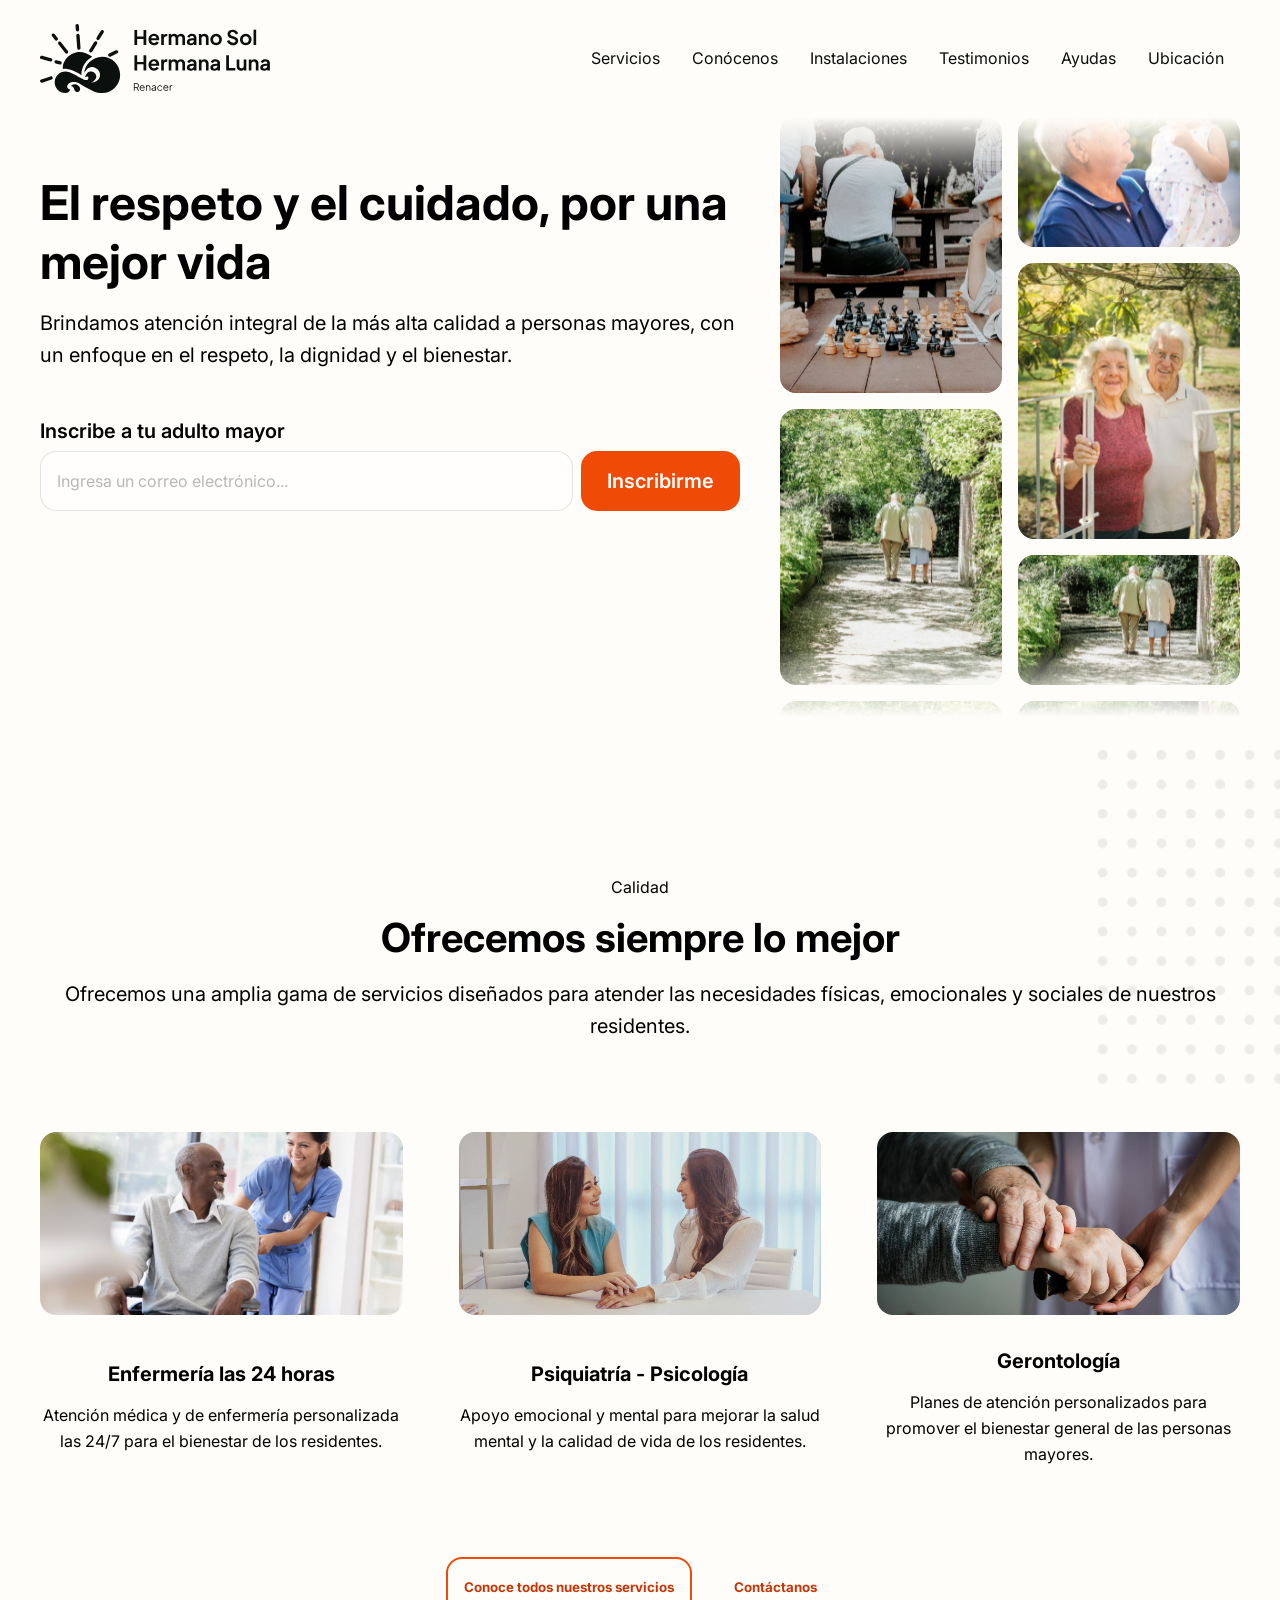
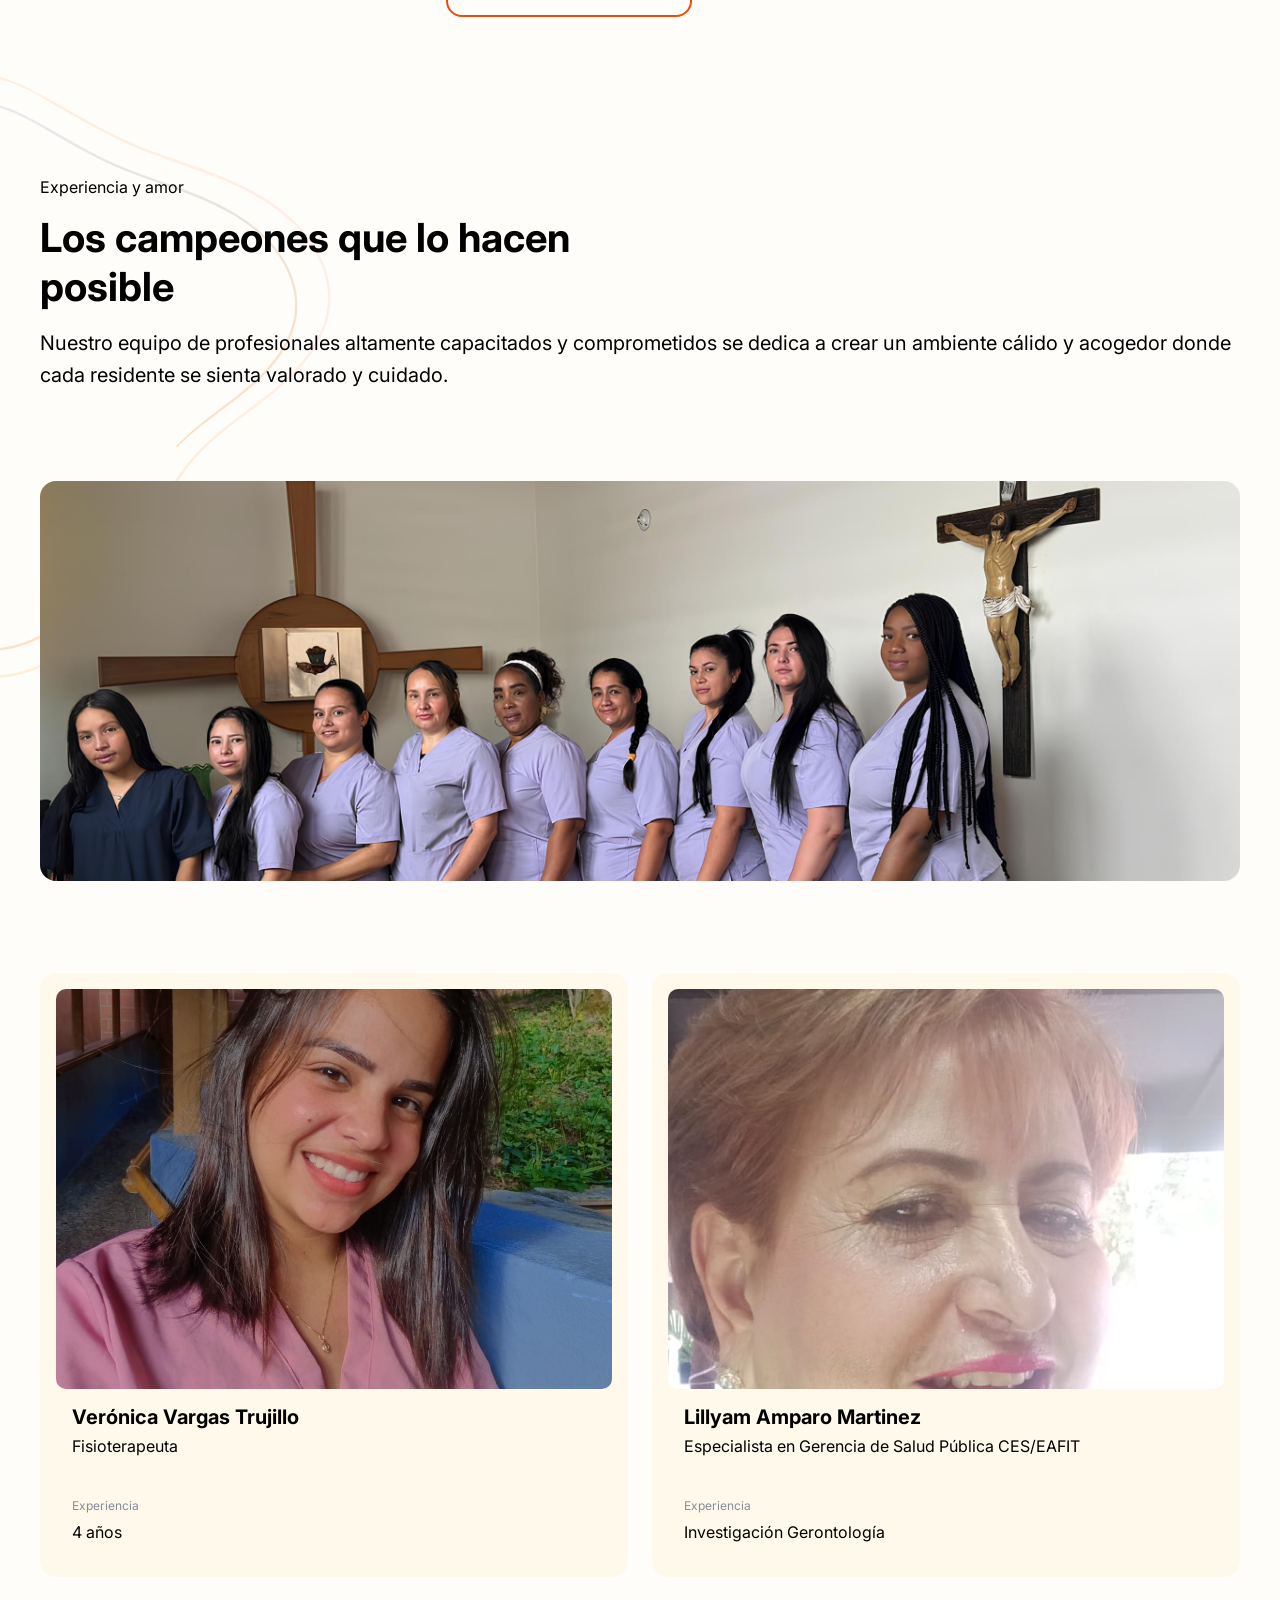
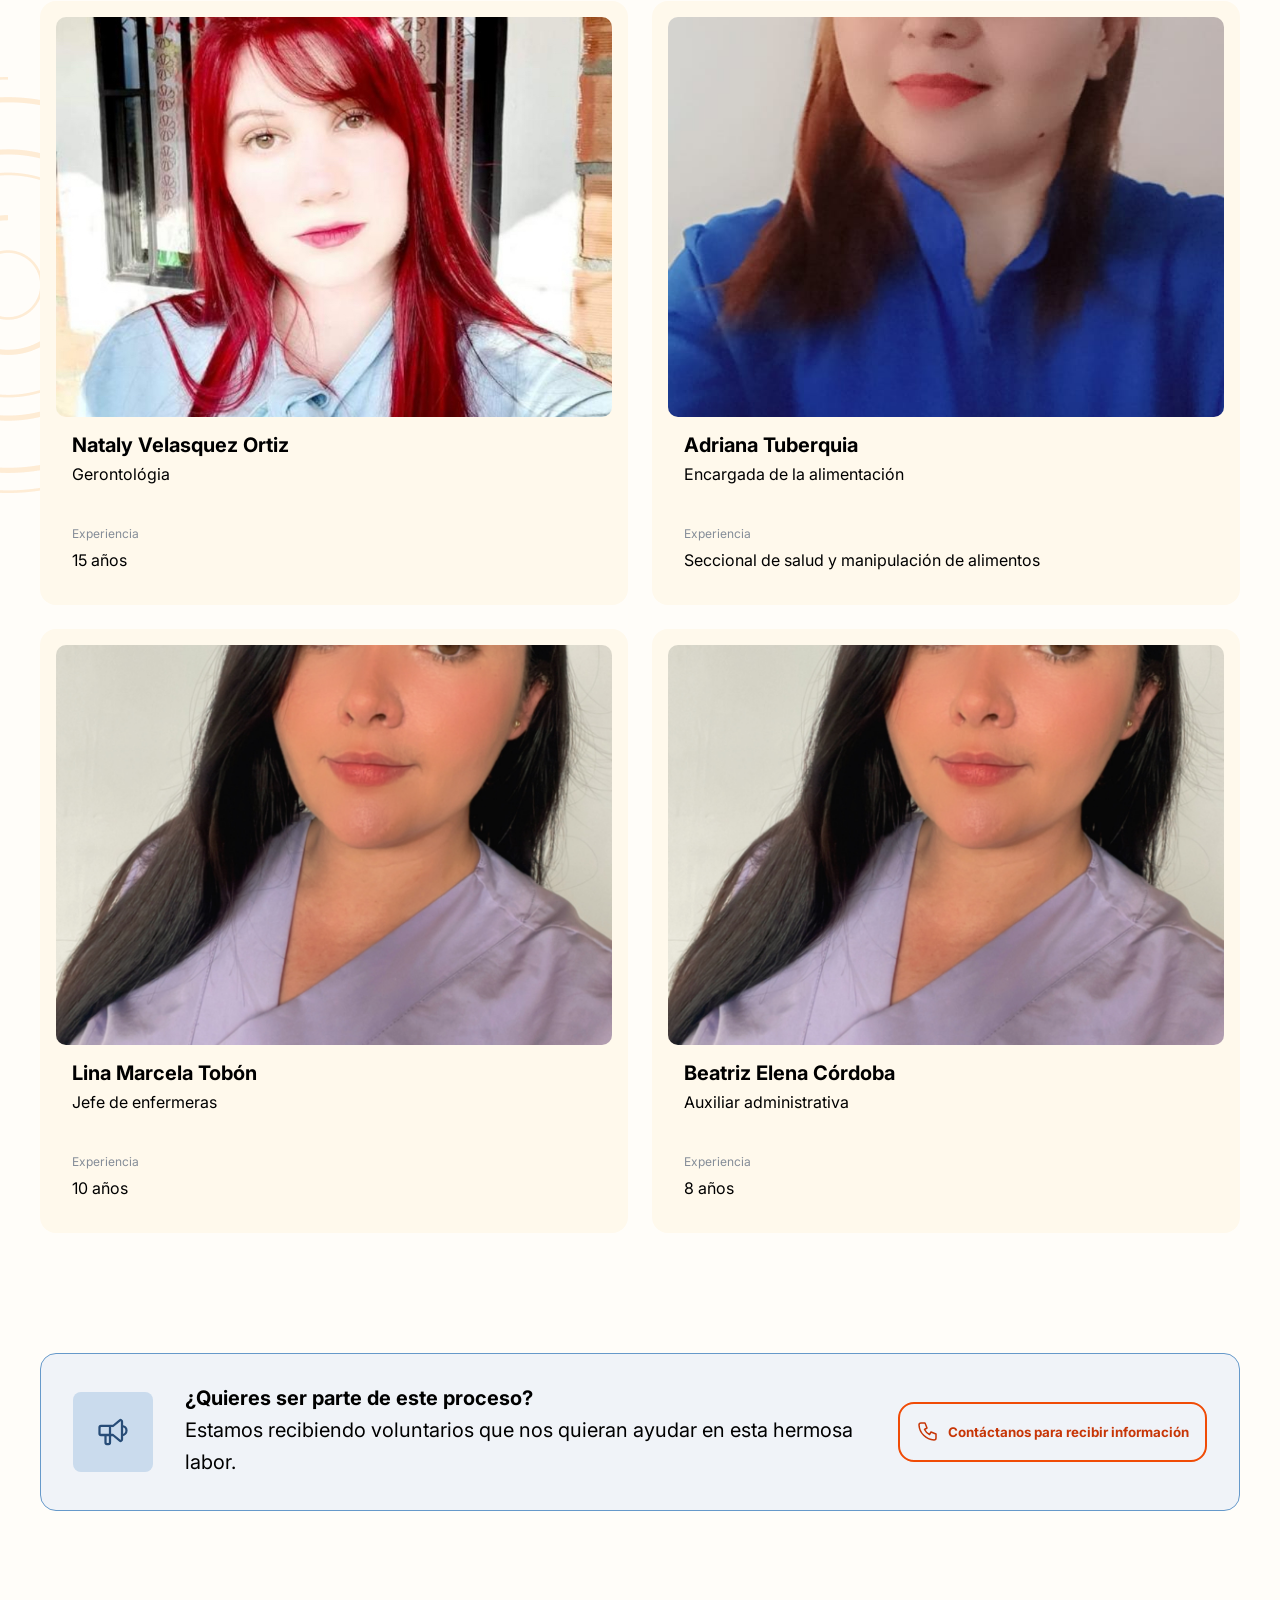
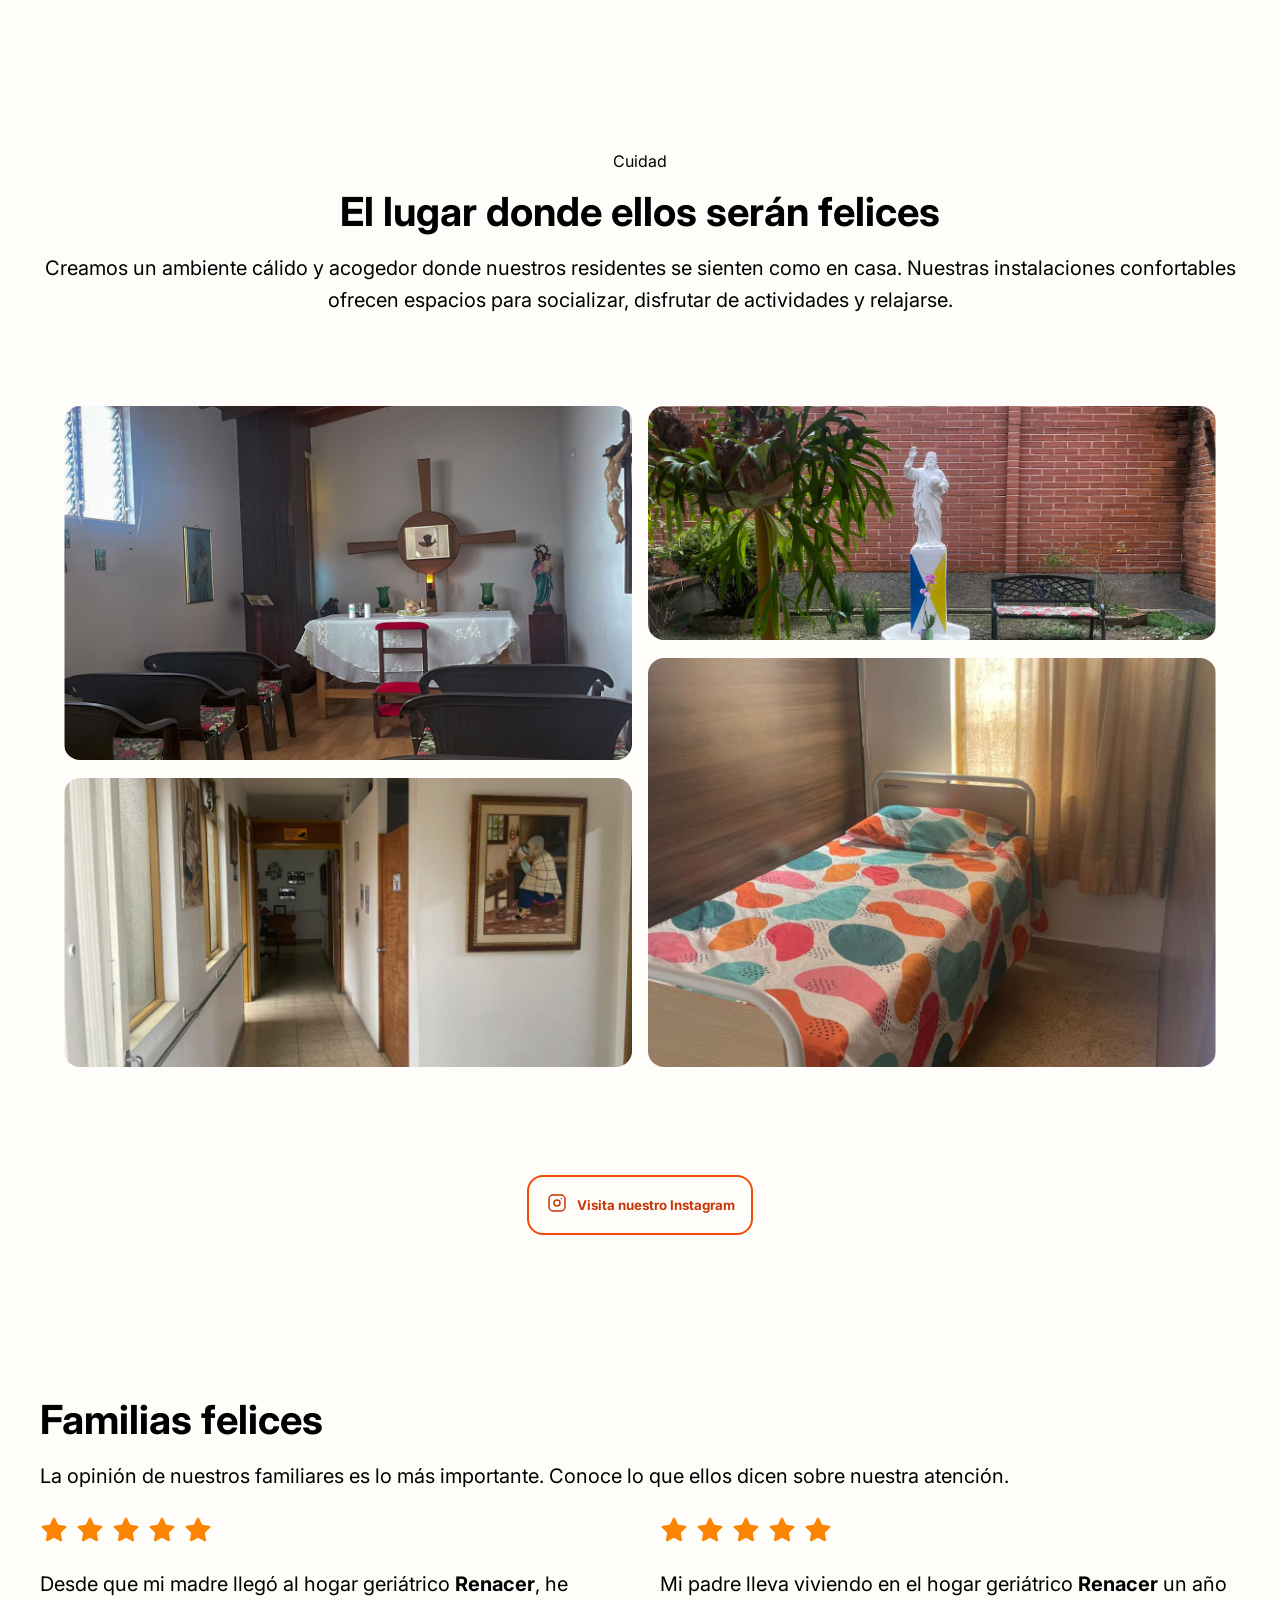
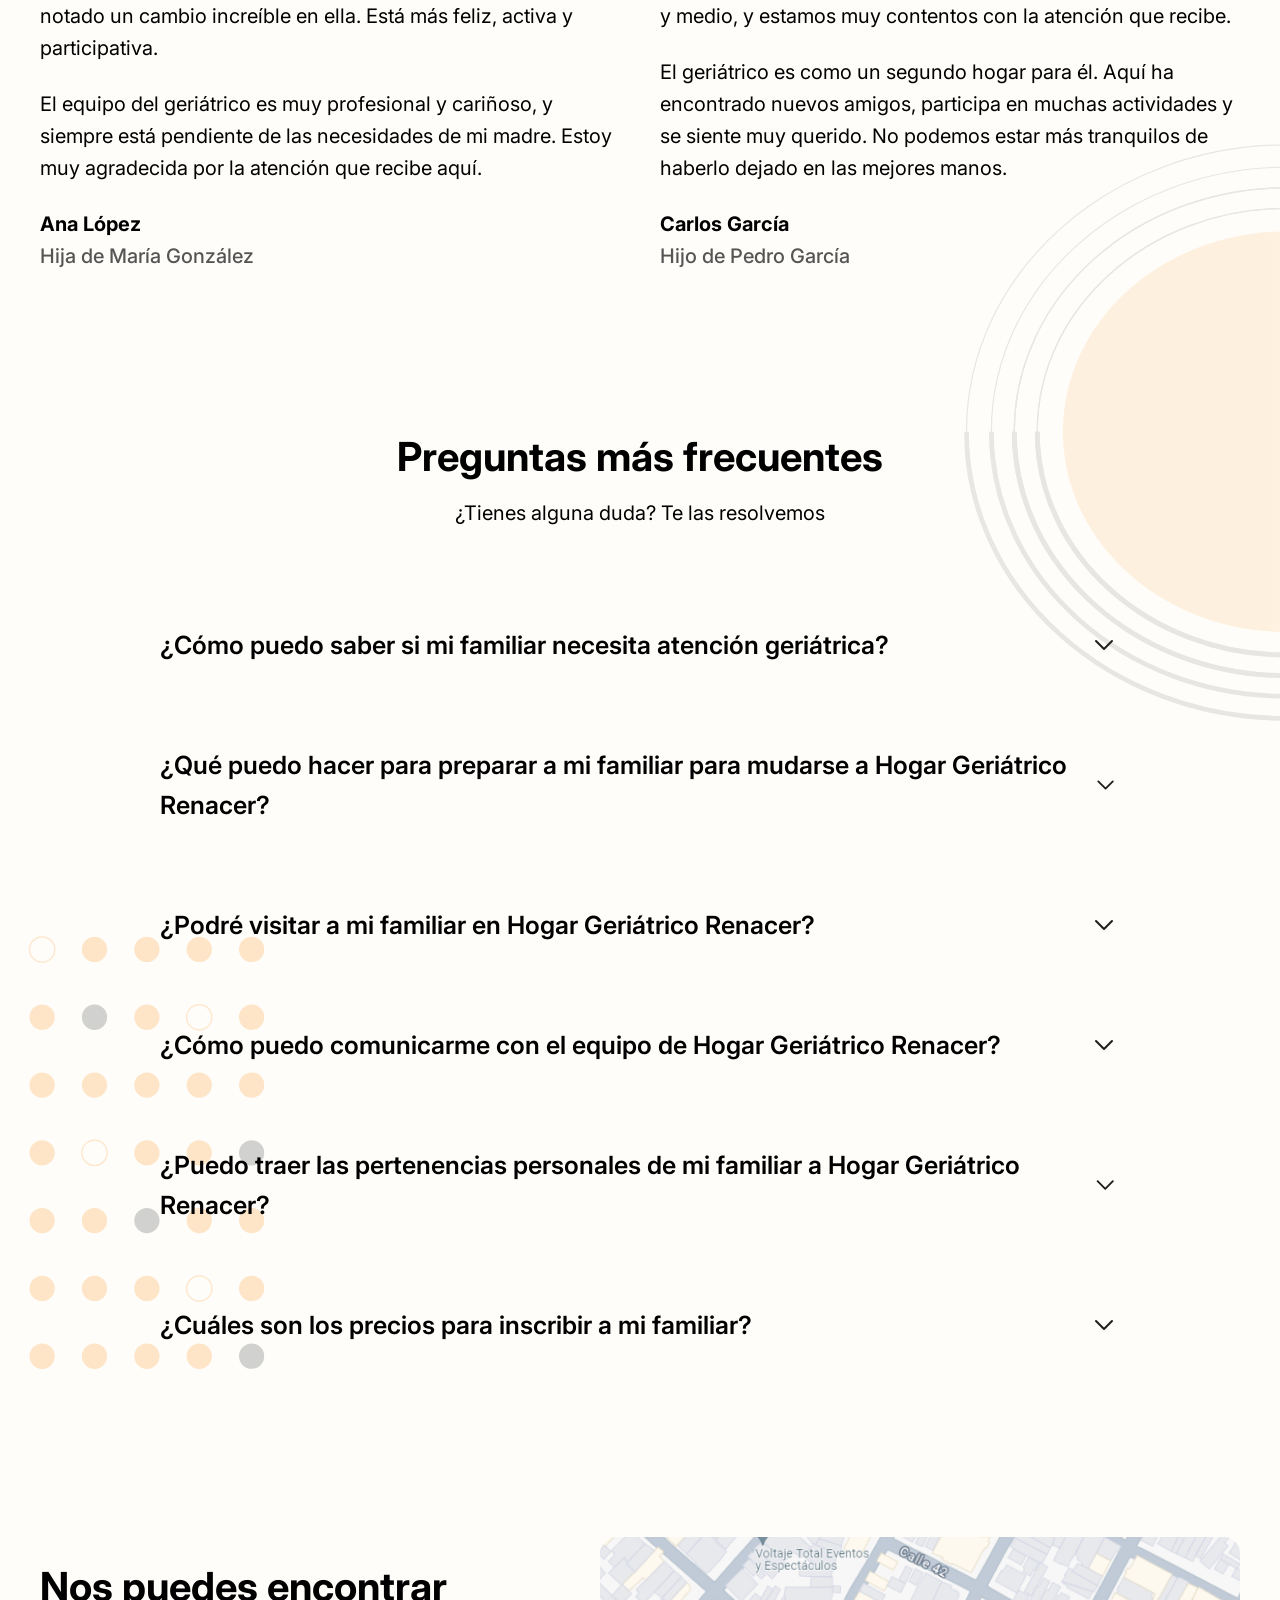
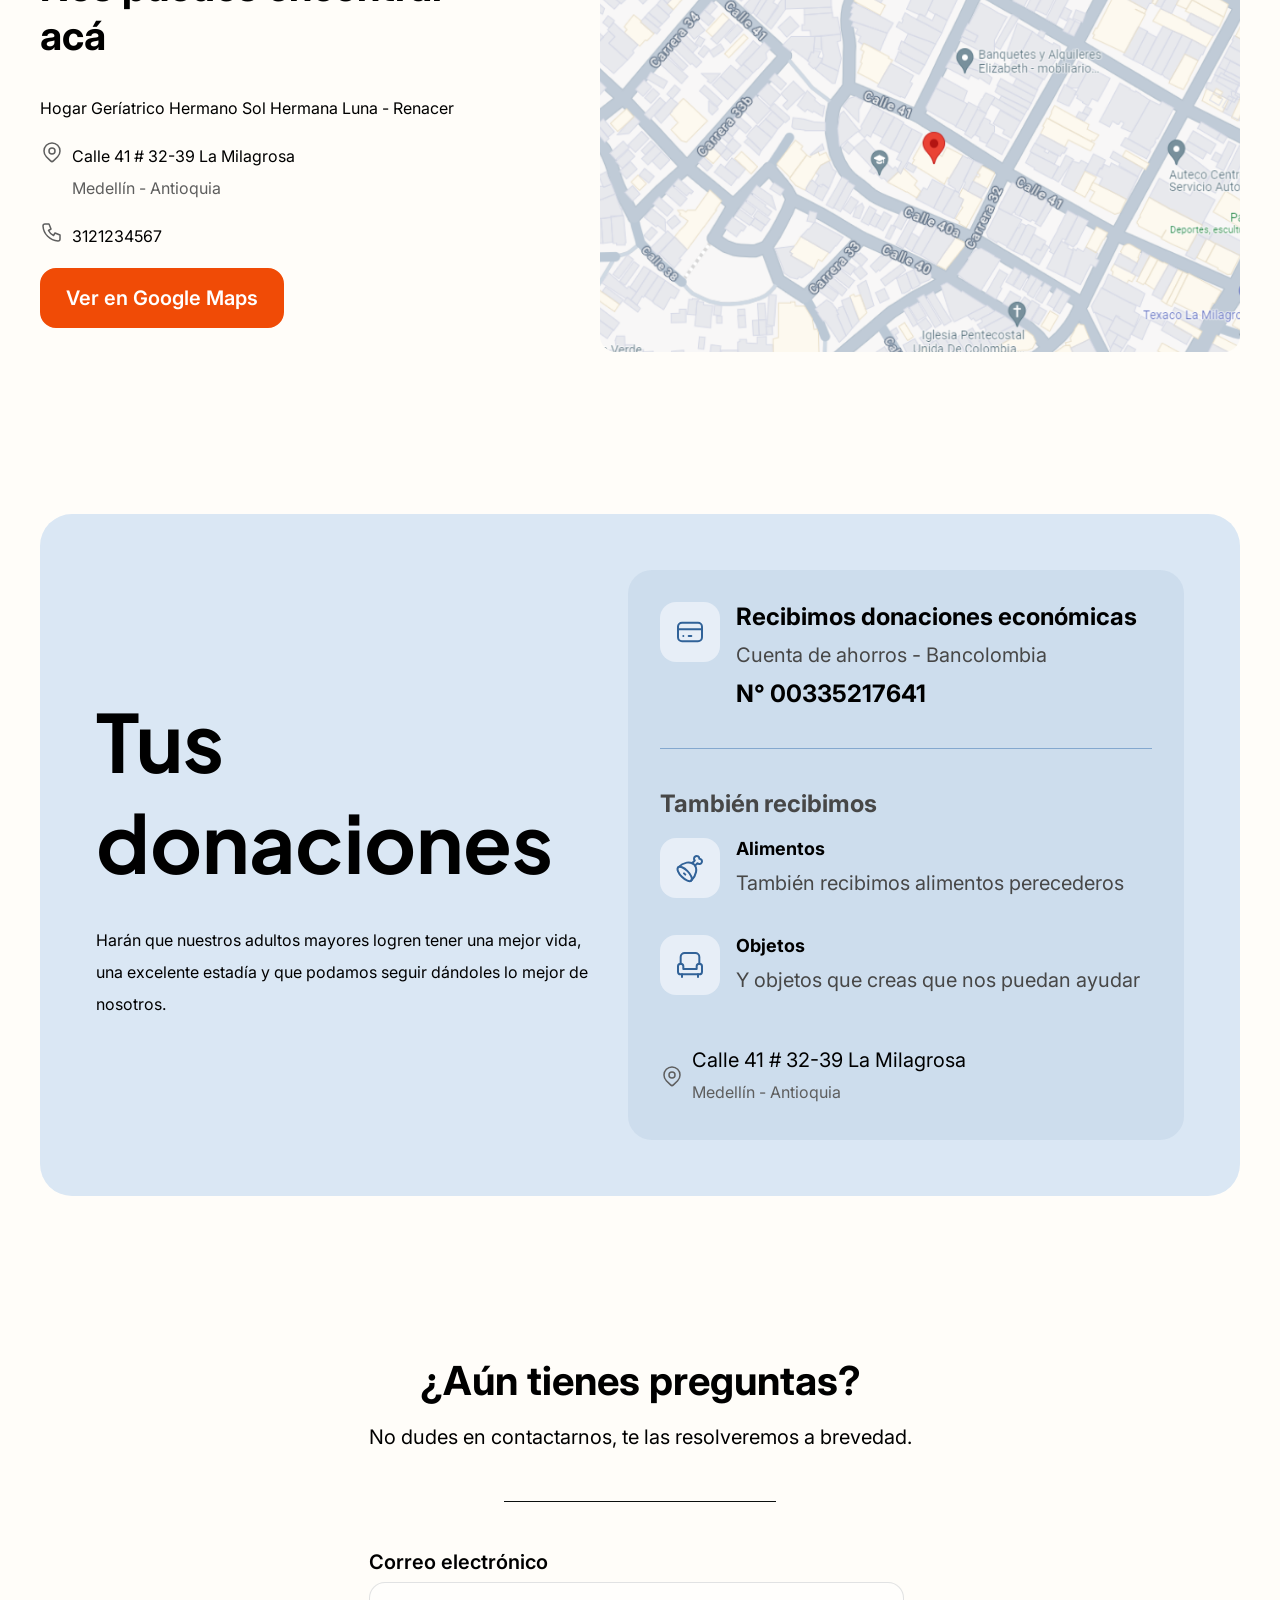
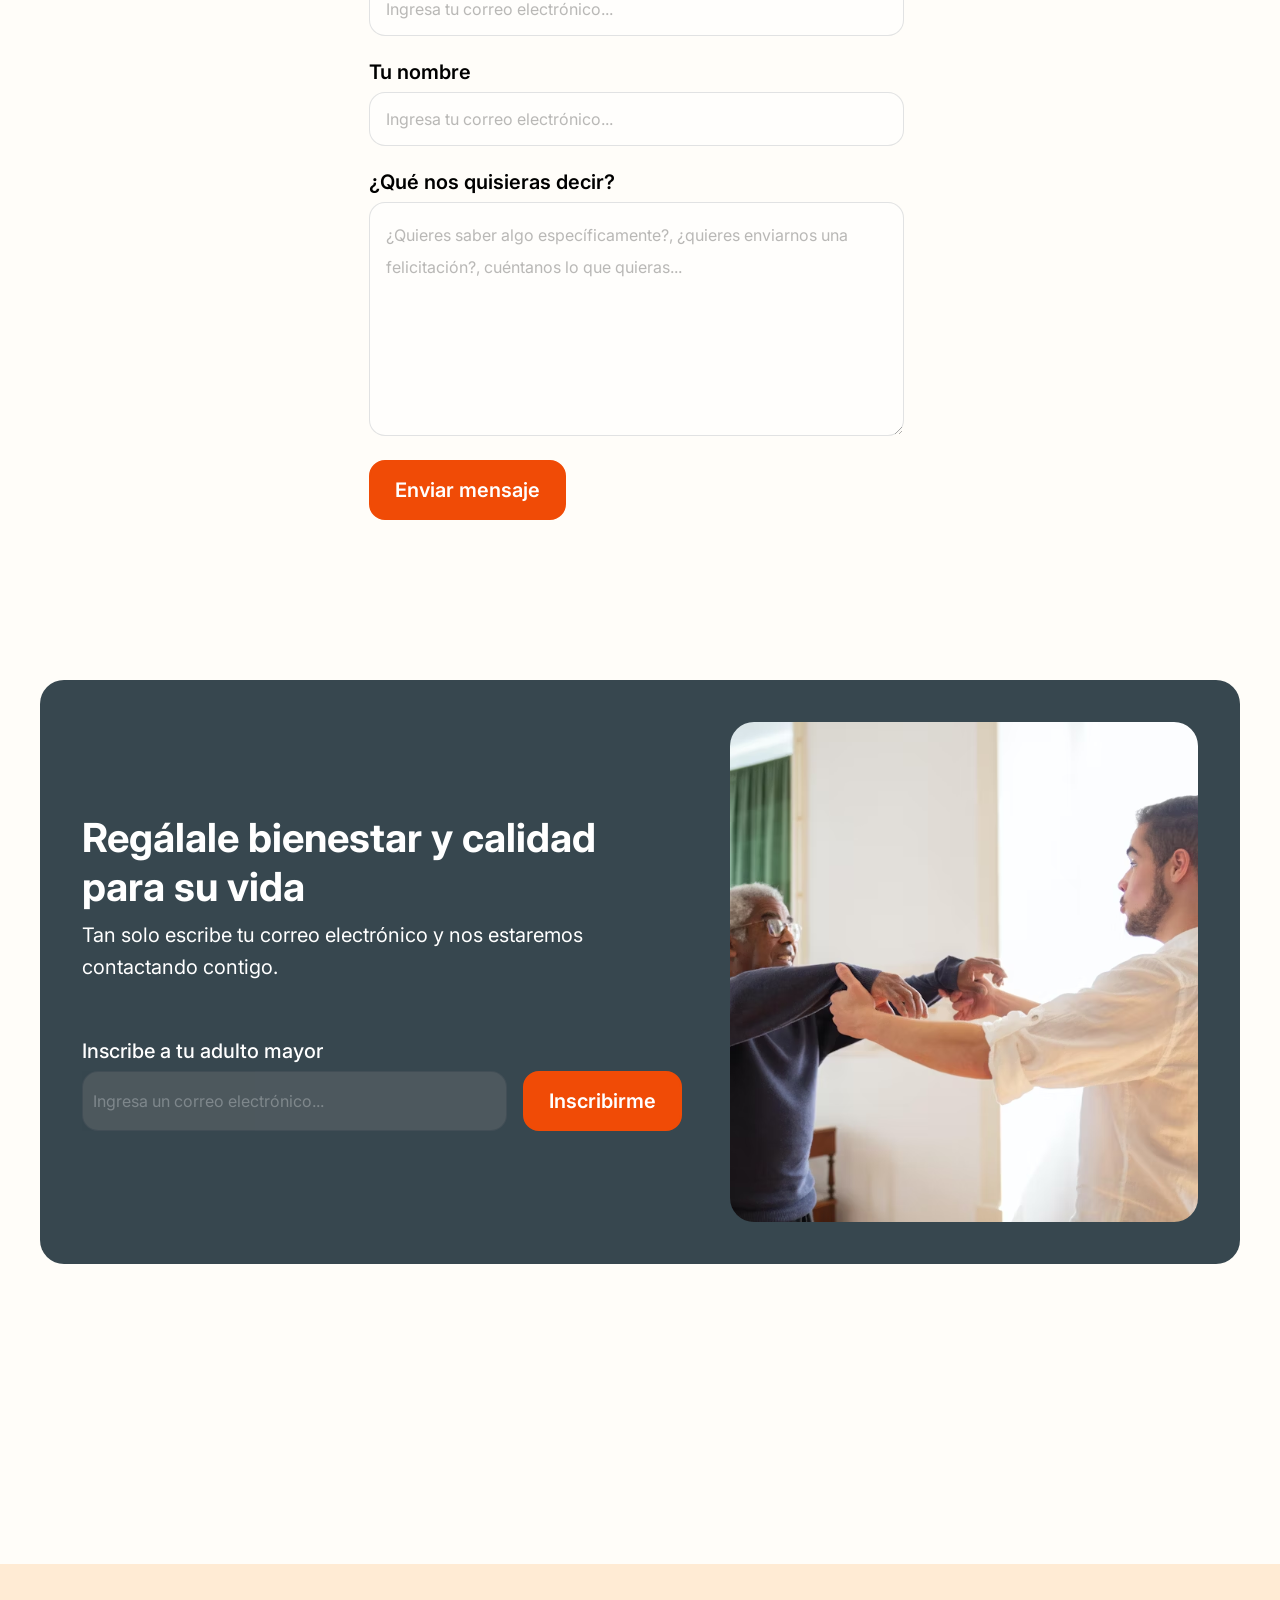
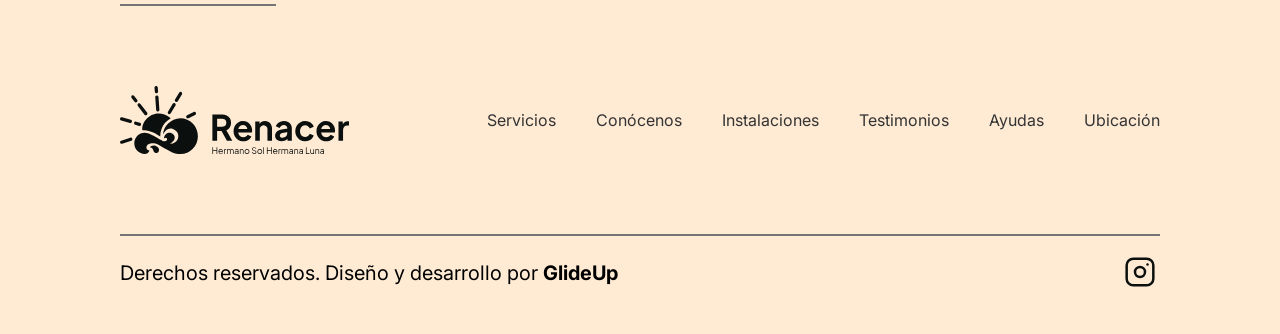
<file: index.html>
<!DOCTYPE html>
<html lang="es">

<head>
    <meta charset="UTF-8">
    <meta name="viewport" content="width=device-width, initial-scale=1.0">
    <title>Renacer</title>
    <link rel="stylesheet" href="styles.css">
    <script src="script.js"></script>
</head>

<body>
    <header>
        <div class="logo">
            <img src="./assets/Logo-renacer.svg" alt="Renacer">
        </div>
        <nav>
            <ul>
                <li><a href="#services">Servicios</a></li>
                <li><a href="#aboutus">Conócenos</a></li>
                <li><a href="#facilities">Instalaciones</a></li>
                <li><a href="#testimonials">Testimonios</a></li>
                <li><a href="#faq">Ayudas</a></li>
                <li><a href="#location">Ubicación</a></li>
            </ul>
        </nav>
    </header>
    <main>
        <!-- Inicio sección hero -->
        <section class="content">
            <div class="hero-content flex-vertical">
                <h1>El respeto y el cuidado, por una mejor vida</h1>
                <p>Brindamos atención integral de la más alta calidad a personas mayores, con un enfoque en el respeto,
                    la dignidad y el bienestar.</p>
                <form class="flex-vertical">
                    <label for="email">Inscribe a tu adulto mayor</label>
                    <div class="flex-horizontal">
                        <input type="email" id="email" placeholder="Ingresa un correo electrónico..." required>
                        <button type="submit" class="main-button">Inscribirme</button>
                    </div>
                </form>
            </div>
            <div class="hero-images">
                <img class="item" src="./assets/geriatric-1.svg" alt="Cuidado de personas mayores">
                <img class="item" src="./assets/geriatric-2.svg" alt="Felicidad de adultos mayores">
                <img class="item" src="./assets/geriatric-3.svg" alt="Instalaciones de Renacer">
                <img class="item" src="./assets/geriatric-4.svg" alt="Actividades en Renacer">
                <img class="item" src="./assets/geriatric-4.svg" alt="Actividades en Renacer">
                <img class="item" src="./assets/geriatric-4.svg" alt="Actividades en Renacer">
                <img class="item" src="./assets/geriatric-4.svg" alt="Actividades en Renacer">
                <img class="item" src="./assets/geriatric-4.svg" alt="Actividades en Renacer">
            </div>
        </section>
        <!-- Fin sección hero -->
        <!-- Sección de servicios -->
        <section class="content" id="services">
            <div class="section-content flex-vertical service-center">
                <div class="section-header flex-vertical">
                    <h4>Calidad</h4>
                    <h2>Ofrecemos siempre lo mejor</h2>
                    <p>Ofrecemos una amplia gama de servicios diseñados para atender las necesidades físicas,
                        emocionales y sociales de nuestros residentes.</p>
                </div>
                <div class="services-grid">
                    <div
                        style="position: absolute; right: 0; z-index: -1; transform: translate(80px,-295px); scale: 1.2;">
                        <img src="./assets/shape-2.png" alt="">
                    </div>
                    <div class="service-item">
                        <figure class="service-figure">
                            <img src="./assets/imgService1.svg" alt="">
                        </figure>
                        <div class="card-content flex-vertical">
                            <div class="flex-vertical">
                                <h3>Enfermería las 24 horas</h3>
                                <p>Atención médica y de enfermería personalizada las 24/7 para el bienestar de los
                                    residentes.</p>
                            </div>
                        </div>
                    </div>
                    <div class="service-item">
                        <figure class="service-figure">
                            <img src="./assets/imgService2.svg" alt="">
                        </figure>
                        <div class="card-content flex-vertical">
                            <div class="flex-vertical">
                                <h3>Psiquiatría - Psicología</h3>
                                <p>Apoyo emocional y mental para mejorar la salud mental y la calidad de vida de los
                                    residentes.</p>
                            </div>
                        </div>
                    </div>
                    <div class="service-item">
                        <figure class="service-figure">
                            <img src="./assets/imgService3.svg" alt="">
                        </figure>
                        <div class="card-content flex-vertical">
                            <div class="flex-vertical">
                                <h3>Gerontología</h3>
                                <p>Planes de atención personalizados para promover el bienestar general de las personas
                                    mayores.</p>
                            </div>
                        </div>
                    </div>
                    <!-- Segunda fila de servicios (oculta inicialmente) -->
                    <div class="service-item hidden-row">
                        <figure class="service-figure">
                            <img src="./assets/imgService4.jpg" alt="">
                        </figure>
                        <div class="card-content flex-vertical">
                            <div class="flex-vertical">
                                <h3>Rehabilitación física</h3>
                                <p>Programas de rehabilitación para mejorar la movilidad y la independencia.</p>
                            </div>
                        </div>
                    </div>
                    <div class="service-item hidden-row">
                        <figure class="service-figure">
                            <img src="./assets/imgService5.jpg" alt="">
                        </figure>
                        <div class="card-content flex-vertical">
                            <div class="flex-vertical">
                                <h3>Actividades recreativas</h3>
                                <p>Actividades diseñadas para el entretenimiento y la socialización.</p>
                            </div>
                        </div>
                    </div>
                    <div class="service-item hidden-row">
                        <figure class="service-figure">
                            <img src="./assets/imgService6.jpg" alt="">
                        </figure>
                        <div class="card-content flex-vertical">
                            <div class="flex-vertical">
                                <h3>Nutrición balanceada</h3>
                                <p>Comidas preparadas para satisfacer las necesidades dietéticas de cada residente.</p>
                            </div>
                        </div>
                    </div>
                    <div class="service-item hidden-row">
                        <figure class="service-figure">
                            <img src="./assets/imgService7.jpg" alt="">
                        </figure>
                        <div class="card-content flex-vertical">
                            <div class="flex-vertical">
                                <h3>Acompañamiento espiritual</h3>
                                <p>Mantenemos popr supuesto el vinculo espiritual y dichas prácticas, respetando claramente a cada uno de nuestros residentes.</p>
                            </div>
                        </div>
                    </div>
                    <div class="service-item hidden-row">
                        <figure class="service-figure">
                            <img src="./assets/imgService8.jpg" alt="">
                        </figure>
                        <div class="card-content flex-vertical">
                            <div class="flex-vertical">
                                <h3>Valoración médico general</h3>
                                <p>Contamos con personal altamente capacitado y certificado para entregar la mejor calidad en nuestros servicios.</p>
                            </div>
                        </div>
                    </div>
                    <div class="service-item hidden-row">
                        <figure class="service-figure">
                            <img src="./assets/imgService9.jpg" alt="">
                        </figure>
                        <div class="card-content flex-vertical">
                            <div class="flex-vertical">
                                <h3>Recuperación post-operatorio</h3>
                                <p>Atendemos los cuidados necesarios y requeridos incluso en las situaciones médicas mas complejas.</p>
                            </div>
                        </div>
                    </div>
                </div>
                <div class="services-buttons">
                    <button id="toggleServices" class="outline-button">Conoce todos nuestros servicios</button>
                    <button id="contact" class="ghost-button">Contáctanos</button>
                </div>
            </div>
        </section><!-- Fin sección de servicios -->
        <!-- Inicio sección de empleados -->
        <section class="content" id="aboutus">
            <div class="section-content flex-vertical">
                <div class="section-header flex-vertical">
                    <h4>Experiencia y amor</h4>
                    <h2 style="max-width: 550px;">Los campeones que lo hacen posible</h2>
                    <p>Nuestro equipo de profesionales altamente capacitados y comprometidos se dedica a crear un
                        ambiente cálido y acogedor donde cada residente se sienta valorado y cuidado.</p>
                </div>
                <div>
                    <img class="group" src="/assets/group-picture.jpg" alt="">
                </div>
                <div class="employees-grid">
                    <div style="position: absolute; left: -400px; z-index: -1; transform: translateY(-900px);">
                        <img src="./assets/shape-1.png" alt="">
                    </div>


                    <div class="card-container flex-horizontal">
                        <img src="./assets/veronica-vargas-trujillo.jpg" alt="Empleado geriátrico">

                        <div class="card-content flex-vertical">
                            <div class="flex-vertical">
                                <h3>Verónica Vargas Trujillo</h3>
                                <p>Fisioterapeuta</p>
                            </div>
                            <div class="flex-vertical">
                                <p><span>Experiencia</span></p>
                                <p>4 años</p>
                            </div>
                        </div>
                    </div>
                    <div class="card-container flex-horizontal">
                        <img src="./assets/lillyam-amparo-martinez.jpg" alt="Empleado geriátrico">

                        <div class="card-content flex-vertical">
                            <div class="flex-vertical">
                                <h3>Lillyam Amparo Martinez</h3>
                                <p>Especialista en Gerencia de Salud Pública CES/EAFIT</p>
                            </div>
                            <div class="flex-vertical">
                                <p><span>Experiencia</span></p>
                                <p>Investigación Gerontología</p>
                            </div>
                        </div>
                    </div>
                    <div class="card-container flex-horizontal">
                        <img src="./assets/nataly-velasquez-ortiz.jpg" alt="Empleado geriátrico">

                        <div class="card-content flex-vertical">
                            <div class="flex-vertical">
                                <h3>Nataly Velasquez Ortiz</h3>
                                <p>Gerontológia</p>
                            </div>
                            <div class="flex-vertical">
                                <p><span>Experiencia</span></p>
                                <p>15 años</p>
                            </div>
                        </div>
                    </div>
                    <div class="card-container flex-horizontal">
                        <img src="./assets/adriana-tuberquia.jpg" alt="Empleado geriátrico">

                        <div class="card-content flex-vertical">
                            <div class="flex-vertical">
                                <h3>Adriana Tuberquia</h3>
                                <p>Encargada de la alimentación</p>
                            </div>
                            <div class="flex-vertical">
                                <p><span>Experiencia</span></p>
                                <p>Seccional de salud y manipulación de alimentos</p>
                            </div>
                        </div>
                    </div>
                    <div class="card-container flex-horizontal">
                        <img src="./assets/lina-marcela-tobon.jpg" alt="Empleado geriátrico">
                        <div class="card-content flex-vertical">
                            <div class="flex-vertical">
                                <h3>Lina Marcela Tobón</h3>
                                <p>Jefe de enfermeras</p>
                            </div>
                            <div class="flex-vertical">
                                <p><span>Experiencia</span></p>
                                <p>10 años</p>
                            </div>
                        </div>
                    </div>
                    <div class="card-container flex-horizontal">
                        <img src="./assets/lina-marcela-tobon.jpg" alt="Empleado geriátrico">
                        <div class="card-content flex-vertical">
                            <div class="flex-vertical">
                                <h3>Beatriz Elena Córdoba</h3>
                                <p>Auxiliar administrativa</p>
                            </div>
                            <div class="flex-vertical">
                                <p><span>Experiencia</span></p>
                                <p>8 años</p>
                            </div>
                        </div>
                    </div>
                </div>
            </div>
            <div class="volunteers-container flex-horizontal">
                <div class="icon-container">
                    <svg xmlns="http://www.w3.org/2000/svg" class="icon icon-tabler icon-tabler-speakerphone" width="36"
                        height="36" viewBox="0 0 24 24" stroke-width="1.5" stroke="#274C77" fill="none"
                        stroke-linecap="round" stroke-linejoin="round">
                        <path stroke="none" d="M0 0h24v24H0z" fill="none" />
                        <path d="M18 8a3 3 0 0 1 0 6" />
                        <path d="M10 8v11a1 1 0 0 1 -1 1h-1a1 1 0 0 1 -1 -1v-5" />
                        <path
                            d="M12 8h0l4.524 -3.77a.9 .9 0 0 1 1.476 .692v12.156a.9 .9 0 0 1 -1.476 .692l-4.524 -3.77h-8a1 1 0 0 1 -1 -1v-4a1 1 0 0 1 1 -1h8" />
                    </svg>
                </div>
                <div class="volunteers-content flex-vertical">
                    <h3>¿Quieres ser parte de este proceso?</h3>
                    <p>Estamos recibiendo voluntarios que nos quieran ayudar en esta hermosa labor.</p>
                </div>
                <button class="outline-button flex-horizontal">
                    <div>
                        <svg xmlns="http://www.w3.org/2000/svg" class="icon-hover icon icon-tabler icon-tabler-phone"
                            width="24" height="24" viewBox="0 0 24 24" stroke-width="1.5" stroke="#C73607" fill="none"
                            stroke-linecap="round" stroke-linejoin="round">
                            <path stroke="none" d="M0 0h24v24H0z" fill="none" />
                            <path
                                d="M5 4h4l2 5l-2.5 1.5a11 11 0 0 0 5 5l1.5 -2.5l5 2v4a2 2 0 0 1 -2 2a16 16 0 0 1 -15 -15a2 2 0 0 1 2 -2" />
                        </svg>
                    </div>Contáctanos para recibir información
                </button>
            </div>

            <div style="position: absolute; left: -200px; z-index: -1; transform: translateY(1500px);">
                <img src="./assets/shape-3.png" alt="">
            </div>
        </section>
        <!-- Fin sección de empleados -->
        <!-- Inicio sección de instalaciones -->
        <section class="content" id="facilities">
            <div class="section-content flex-vertical service-center">
                <div class="section-header flex-vertical">
                    <h4>Cuidad</h4>
                    <h2>El lugar donde ellos serán felices</h2>
                    <p>Creamos un ambiente cálido y acogedor donde nuestros residentes se sienten como en casa. Nuestras
                        instalaciones confortables ofrecen espacios para socializar, disfrutar de actividades
                        y relajarse.</p>
                </div>
                <div class="facilities-images">
                    <img src="./assets/facility-1.png" alt="Cuidado de personas mayores">
                    <img src="./assets/facility-2.png" alt="Felicidad de adultos mayores">
                    <img src="./assets/facility-3.png" alt="Instalaciones de Renacer">
                    <img src="./assets/facility-4.png" alt="Actividades en Renacer">
                </div>
                <div class="facilities-buttons">
                    <!-- <button id="openModalButton" class="outline-button flex-horizontal">
                        Ver todas las imágenes
                    </button> -->
                    <a href="https://www.instagram.com/hermanosolhermanalunarenacer/" target="_blank">
                        <button class="outline-button flex-horizontal">
                            <div>
                                <svg xmlns="http://www.w3.org/2000/svg"
                                    class="icon-hover icon icon-tabler icon-tabler-brand-instagram" width="24"
                                    height="24" viewBox="0 0 24 24" stroke-width="1.5" stroke="#C73607" fill="none"
                                    stroke-linecap="round" stroke-linejoin="round">
                                    <path stroke="none" d="M0 0h24v24H0z" fill="none" />
                                    <path
                                        d="M4 4m0 4a4 4 0 0 1 4 -4h8a4 4 0 0 1 4 4v8a4 4 0 0 1 -4 4h-8a4 4 0 0 1 -4 -4z" />
                                    <path d="M12 12m-3 0a3 3 0 1 0 6 0a3 3 0 1 0 -6 0" />
                                    <path d="M16.5 7.5l0 .01" />
                                </svg>
                            </div>Visita nuestro Instagram
                        </button>
                    </a>
                </div>
            </div>
            <div class="facilities-images-modal">
                <div class="facilities-modal-content flex-vertical">
                    <button id="closeModalButton" class="close-button">×</button>
                    <h3 style="flex-shrink: 0;">Todas las imágenes</h3>
                    <div class="facilities-images-container">
                        <img class="slider-image" src="./assets/facility-1.png" alt="Cuidado de personas mayores">
                        <img class="slider-image" src="./assets/facility-2.png" alt="Felicidad de adultos mayores">
                        <img class="slider-image" src="./assets/facility-3.png" alt="Instalaciones de Renacer">
                        <img class="slider-image" src="./assets/facility-4.png" alt="Actividades en Renacer">
                    </div>
                    <button class="prev slider-button">
                        <svg xmlns="http://www.w3.org/2000/svg" class="icon icon-tabler icon-tabler-chevron-left"
                            width="24" height="24" viewBox="0 0 24 24" stroke-width="1.5" stroke="#ffffff" fill="none"
                            stroke-linecap="round" stroke-linejoin="round">
                            <path stroke="none" d="M0 0h24v24H0z" fill="none" />
                            <path d="M15 6l-6 6l6 6" />
                        </svg>
                    </button>
                    <button class="next slider-button">
                        <svg xmlns="http://www.w3.org/2000/svg" class="icon icon-tabler icon-tabler-chevron-right"
                            width="24" height="24" viewBox="0 0 24 24" stroke-width="1.5" stroke="#ffffff" fill="none"
                            stroke-linecap="round" stroke-linejoin="round">
                            <path stroke="none" d="M0 0h24v24H0z" fill="none" />
                            <path d="M9 6l6 6l-6 6" />
                        </svg>
                    </button>
                </div>
            </div>

        </section>
        <!-- Fin sección de instalaciones -->
        <!-- seccion testimonios -->
        <section class="content" id="testimonials">
            <div class="section-content flex-vertical">
                <div class="section-header flex-vertical">
                    <h2>Familias felices</h2>
                    <p>La opinión de nuestros familiares es lo más importante. Conoce lo que ellos dicen sobre nuestra
                        atención.</p>
                </div>
                <div class="testimonials-grid">
                    <div class="testimonial">
                        <div class="stars">
                            <img src="assets/star.svg" alt="Star" class="star">
                            <img src="assets/star.svg" alt="Star" class="star">
                            <img src="assets/star.svg" alt="Star" class="star">
                            <img src="assets/star.svg" alt="Star" class="star">
                            <img src="assets/star.svg" alt="Star" class="star">
                        </div>
                        <p>
                            Desde que mi madre llegó al hogar geriátrico <strong>Renacer</strong>, he notado un cambio
                            increíble en ella. Está más feliz, activa y participativa.
                        </p>
                        <p>
                            El equipo del geriátrico es muy profesional y cariñoso, y siempre está pendiente de las
                            necesidades de mi madre. Estoy muy agradecida por la atención que recibe aquí.
                        </p>
                        <p class="author">
                            Ana López<br>
                            <span class="relation">Hija de María González</span>
                        </p>
                    </div>
                    <div class="testimonial">
                        <div class="stars">
                            <img src="assets/star.svg" alt="Star" class="star">
                            <img src="assets/star.svg" alt="Star" class="star">
                            <img src="assets/star.svg" alt="Star" class="star">
                            <img src="assets/star.svg" alt="Star" class="star">
                            <img src="assets/star.svg" alt="Star" class="star">
                        </div>
                        <p>
                            Mi padre lleva viviendo en el hogar geriátrico <strong>Renacer</strong> un año y medio, y
                            estamos muy contentos con la atención que recibe.
                        </p>
                        <p>
                            El geriátrico es como un segundo hogar para él. Aquí ha encontrado nuevos amigos, participa
                            en muchas actividades y se siente muy querido. No podemos estar más tranquilos de haberlo
                            dejado en las mejores manos.
                        </p>
                        <p class="author">
                            Carlos García<br>
                            <span class="relation">Hijo de Pedro García</span>
                        </p>
                    </div>
                    <!-- Agregar más testimonios según sea necesario -->
                </div>
            </div>
        </section>

        <!-- fin seccion testimonios -->

        <!--Sección FAQ-->
        <section class="content" id="faq">
            <div class="section-content flex-vertical">
                <div style="position: absolute; right: 20px; z-index: -1; transform: translateY(-200px); scale: 1.2;">
                    <img src="assets/footershape1.svg" alt="">
                </div>
                <div class="section-header flex-vertical">
                    <h2>Preguntas más frecuentes</h2>
                    <p>¿Tienes alguna duda? Te las resolvemos</p>
                </div>
                <div class="faq-container">
                    <div class="faq-item">
                        <button class="faq-question">¿Cómo puedo saber si mi familiar necesita atención geriátrica?
                            <svg xmlns="http://www.w3.org/2000/svg"
                                class="faq-toggle icon icon-tabler icon-tabler-chevron-down" width="32" height="32"
                                viewBox="0 0 24 24" stroke-width="1.5" stroke="#1e1e1e" fill="none"
                                stroke-linecap="round" stroke-linejoin="round">
                                <path stroke="none" d="M0 0h24v24H0z" fill="none" />
                                <path d="M6 9l6 6l6 -6" />
                            </svg></button>
                        <div class="faq-answer">
                            <p>Algunas señales de que su familiar podría necesitar atención geriátrica incluyen:<br><br>
                                1. Dificultades para realizar actividades cotidianas como vestirse, bañarse o comer.<br>
                                2. Deterioro de la memoria o la capacidad cognitiva.<br>
                                3. Pérdida de independencia o necesidad de ayuda para realizar tareas básicas.<br>
                                4. Cambios en el estado de ánimo o comportamiento, como depresión, ansiedad o
                                agresividad.<br>
                                5. Dificultades para caminar o mantener el equilibrio.<br>
                                6. Problemas de salud crónicos que requieren atención médica regular.<br><br>
                                Si observa alguna de estas señales en su familiar, es importante hablar con un médico o
                                un profesional de la salud geriátrica para evaluar sus necesidades y determinar el tipo
                                de atención más adecuado.
                            </p>
                        </div>
                    </div>
                    <div class="faq-item">
                        <button class="faq-question">¿Qué puedo hacer para preparar a mi familiar para mudarse a Hogar
                            Geriátrico Renacer? <svg xmlns="http://www.w3.org/2000/svg"
                                class="faq-toggle icon icon-tabler icon-tabler-chevron-down" width="32" height="32"
                                viewBox="0 0 24 24" stroke-width="1.5" stroke="#1e1e1e" fill="none"
                                stroke-linecap="round" stroke-linejoin="round">
                                <path stroke="none" d="M0 0h24v24H0z" fill="none" />
                                <path d="M6 9l6 6l6 -6" />
                            </svg></button>
                        <div class="faq-answer">
                            <p>Es importante involucrar a su familiar en el proceso de decisión y mudanza tanto como sea
                                posible.
                                Hable con él o ella sobre sus expectativas y preferencias, y permítale que participe en
                                la elección de su habitación y la decoración de su nuevo espacio. <br><br>
                                También puede ayudarlo a familiarizarse con las instalaciones y el personal del
                                geriátrico antes de la mudanza.
                            </p>
                        </div>
                    </div>
                    <div class="faq-item">
                        <button class="faq-question">¿Podré visitar a mi familiar en Hogar Geriátrico Renacer? <svg
                                xmlns="http://www.w3.org/2000/svg"
                                class="faq-toggle icon icon-tabler icon-tabler-chevron-down" width="32" height="32"
                                viewBox="0 0 24 24" stroke-width="1.5" stroke="#1e1e1e" fill="none"
                                stroke-linecap="round" stroke-linejoin="round">
                                <path stroke="none" d="M0 0h24v24H0z" fill="none" />
                                <path d="M6 9l6 6l6 -6" />
                            </svg></button>
                        <div class="faq-answer">
                            <p>Sí, por supuesto. Animamos a las familias a visitar a sus seres queridos con regularidad.
                                Tenemos horarios de visita flexibles para adaptarse a su horario. También contamos con
                                espacios cómodos y acogedores para que pueda pasar tiempo con su familiar en privado.
                            </p>
                        </div>
                    </div>
                    <div class="faq-item">
                        <button class="faq-question">¿Cómo puedo comunicarme con el equipo de Hogar Geriátrico Renacer?
                            <svg xmlns="http://www.w3.org/2000/svg"
                                class="faq-toggle icon icon-tabler icon-tabler-chevron-down" width="32" height="32"
                                viewBox="0 0 24 24" stroke-width="1.5" stroke="#1e1e1e" fill="none"
                                stroke-linecap="round" stroke-linejoin="round">
                                <path stroke="none" d="M0 0h24v24H0z" fill="none" />
                                <path d="M6 9l6 6l6 -6" />
                            </svg></button>
                        <div class="faq-answer">
                            <p>
                                Puede comunicarse con nosotros por teléfono, correo electrónico o visitando nuestras
                                instalaciones.
                                Nuestro equipo estará encantado de responder a sus preguntas y brindarle más información
                                sobre nuestros servicios.
                            </p>
                        </div>
                    </div>
                    <div class="faq-item">
                        <button class="faq-question">¿Puedo traer las pertenencias personales de mi familiar a Hogar
                            Geriátrico Renacer? <svg xmlns="http://www.w3.org/2000/svg"
                                class="faq-toggle icon icon-tabler icon-tabler-chevron-down" width="32" height="32"
                                viewBox="0 0 24 24" stroke-width="1.5" stroke="#1e1e1e" fill="none"
                                stroke-linecap="round" stroke-linejoin="round">
                                <path stroke="none" d="M0 0h24v24H0z" fill="none" />
                                <path d="M6 9l6 6l6 -6" />
                            </svg></button>
                        <div class="faq-answer">
                            <p>
                                Sí, puede traer las pertenencias personales de su familiar a Hogar Geriátrico Renacer.
                                Le recomendamos que etiquete todas las pertenencias con el nombre de su familiar para
                                evitar confusiones.
                                Hay algunas restricciones en cuanto al tamaño y tipo de pertenencias que se pueden
                                traer, por favor consulte con nuestro equipo para obtener más información.
                            </p>
                        </div>
                    </div>
                    <div class="faq-item">
                        <button class="faq-question">¿Cuáles son los precios para inscribir a mi familiar?<svg
                                xmlns="http://www.w3.org/2000/svg"
                                class="faq-toggle icon icon-tabler icon-tabler-chevron-down" width="32" height="32"
                                viewBox="0 0 24 24" stroke-width="1.5" stroke="#1e1e1e" fill="none"
                                stroke-linecap="round" stroke-linejoin="round">
                                <path stroke="none" d="M0 0h24v24H0z" fill="none" />
                                <path d="M6 9l6 6l6 -6" />
                            </svg></button>
                        <div class="faq-answer">
                            <p>
                                Primero nos encantaría poder conocer a tu familiar al igual que a ti. Te sugerimos
                                que nos contactes para comenzar el proceso e informarte completamente de todo.
                            </p>
                        </div>
                    </div>
                    <!-- Añadir más items FAQ -->
                </div>
                <div style="position: absolute; left: 0; z-index: -1; transform: translate(40px,450px); scale: 1.2;">
                    <img src="assets/footershape2.svg" alt="">
                </div>
            </div>
        </section>
        <!--Fin FAQ-->

        <!-- Inicio sección de location -->
        <section class="content" id="location">
            <div class="section-content flex-horizontal">
                <div class="left-side flex-vertical">
                    <h2>Nos puedes encontrar acá</h2>
                    <div class="left-content flex-vertical">
                        <p>Hogar Geríatrico Hermano Sol Hermana Luna - Renacer</p>
                        <div class="flex-horizontal">
                            <svg xmlns="http://www.w3.org/2000/svg" class="icon icon-tabler icon-tabler-map-pin"
                                width="24" height="24" viewBox="0 0 24 24" stroke-width="1.5" stroke="#5E5E5E"
                                fill="none" stroke-linecap="round" stroke-linejoin="round">
                                <path stroke="none" d="M0 0h24v24H0z" fill="none" />
                                <path d="M9 11a3 3 0 1 0 6 0a3 3 0 0 0 -6 0" />
                                <path
                                    d="M17.657 16.657l-4.243 4.243a2 2 0 0 1 -2.827 0l-4.244 -4.243a8 8 0 1 1 11.314 0z" />
                            </svg>
                            <div class="flex-vertical">
                                <p>Calle 41 # 32-39 La Milagrosa</p>
                                <p style="color: #5E5E5E; font-size: 1.6rem;">Medellín - Antioquia</p>
                            </div>
                        </div>
                        <div class="flex-horizontal">
                            <svg xmlns="http://www.w3.org/2000/svg" class="icon icon-tabler icon-tabler-phone"
                                width="24" height="24" viewBox="0 0 24 24" stroke-width="1.5" stroke="#5E5E5E"
                                fill="none" stroke-linecap="round" stroke-linejoin="round">
                                <path stroke="none" d="M0 0h24v24H0z" fill="none" />
                                <path
                                    d="M5 4h4l2 5l-2.5 1.5a11 11 0 0 0 5 5l1.5 -2.5l5 2v4a2 2 0 0 1 -2 2a16 16 0 0 1 -15 -15a2 2 0 0 1 2 -2" />
                            </svg>
                            <p>3121234567</p>
                        </div>
                        <a href="https://maps.app.goo.gl/KGbeoAZoWxn7gH6RA" target="_blank"><button
                                class="main-button">Ver en Google Maps</button></a>
                    </div>
                </div>
                <div class="right-side">
                    <img src="./assets/geriatric_location.png" alt="Ubicación del centro geríatrico Renacer">
                </div>
            </div>
        </section>
        <!-- Fin sección location -->

        <!-- Inicio sección donación -->
        <section class="content" id="donation">
            <div class="donations-section flex-horizontal">
                <div class="left-side flex-vertical">
                    <h2>Tus donaciones</h2>
                    <p>Harán que nuestros adultos mayores logren tener una mejor vida, una excelente estadía y que
                        podamos seguir dándoles lo mejor de nosotros.</p>
                </div>
                <div class="right-side">
                    <div class="right-side-content flex-vertical">
                        <div class="donation-info flex-vertical">
                            <div class="row-container">
                                <div class="icon-container">
                                    <svg xmlns="http://www.w3.org/2000/svg"
                                        class="icon icon-tabler icon-tabler-credit-card" width="32" height="32"
                                        viewBox="0 0 24 24" stroke-width="1.5" stroke="#316298" fill="none"
                                        stroke-linecap="round" stroke-linejoin="round">
                                        <path stroke="none" d="M0 0h24v24H0z" fill="none" />
                                        <path
                                            d="M3 5m0 3a3 3 0 0 1 3 -3h12a3 3 0 0 1 3 3v8a3 3 0 0 1 -3 3h-12a3 3 0 0 1 -3 -3z" />
                                        <path d="M3 10l18 0" />
                                        <path d="M7 15l.01 0" />
                                        <path d="M11 15l2 0" />
                                    </svg>
                                </div>
                                <div class="donation-row-info flex-vertical">
                                    <h3>Recibimos donaciones económicas</h3>
                                    <div class="donation-complement">
                                        <p>Cuenta de ahorros - Bancolombia</p>
                                        <span>N° 00335217641</span>
                                    </div>
                                </div>
                            </div>

                            <span class="donation-separator"></span>
                            <div class="donation-info-complement">
                                <h3>También recibimos</h3>
                                <div class="row-container">
                                    <div class="icon-container">
                                        <svg xmlns="http://www.w3.org/2000/svg"
                                            class="icon icon-tabler icon-tabler-meat" width="32" height="32"
                                            viewBox="0 0 24 24" stroke-width="1.5" stroke="#316298" fill="none"
                                            stroke-linecap="round" stroke-linejoin="round">
                                            <path stroke="none" d="M0 0h24v24H0z" fill="none" />
                                            <path
                                                d="M13.62 8.382l1.966 -1.967a2 2 0 1 1 3.414 -1.415a2 2 0 1 1 -1.413 3.414l-1.82 1.821" />
                                            <path
                                                d="M5.904 18.596c2.733 2.734 5.9 4 7.07 2.829c1.172 -1.172 -.094 -4.338 -2.828 -7.071c-2.733 -2.734 -5.9 -4 -7.07 -2.829c-1.172 1.172 .094 4.338 2.828 7.071z" />
                                            <path d="M7.5 16l1 1" />
                                            <path
                                                d="M12.975 21.425c3.905 -3.906 4.855 -9.288 2.121 -12.021c-2.733 -2.734 -8.115 -1.784 -12.02 2.121" />
                                        </svg>
                                    </div>
                                    <div class="donation-row-info flex-vertical">
                                        <h4>Alimentos</h4>
                                        <div class="donation-complement">
                                            <p>También recibimos alimentos perecederos</p>
                                        </div>
                                    </div>
                                </div>
                                <div class="row-container">
                                    <div class="icon-container">
                                        <svg xmlns="http://www.w3.org/2000/svg"
                                            class="icon icon-tabler icon-tabler-armchair" width="32" height="32"
                                            viewBox="0 0 24 24" stroke-width="1.5" stroke="#316298" fill="none"
                                            stroke-linecap="round" stroke-linejoin="round">
                                            <path stroke="none" d="M0 0h24v24H0z" fill="none" />
                                            <path
                                                d="M5 11a2 2 0 0 1 2 2v2h10v-2a2 2 0 1 1 4 0v4a2 2 0 0 1 -2 2h-14a2 2 0 0 1 -2 -2v-4a2 2 0 0 1 2 -2z" />
                                            <path d="M5 11v-5a3 3 0 0 1 3 -3h8a3 3 0 0 1 3 3v5" />
                                            <path d="M6 19v2" />
                                            <path d="M18 19v2" />
                                        </svg>
                                    </div>
                                    <div class="donation-row-info flex-vertical">
                                        <h4>Objetos</h4>
                                        <div class="donation-complement">
                                            <p>Y objetos que creas que nos puedan ayudar</p>
                                        </div>
                                    </div>
                                </div>
                            </div>
                            <div class="flex-horizontal">
                                <svg xmlns="http://www.w3.org/2000/svg" class="icon icon-tabler icon-tabler-map-pin"
                                    width="24" height="24" viewBox="0 0 24 24" stroke-width="1.5" stroke="#5E5E5E"
                                    fill="none" stroke-linecap="round" stroke-linejoin="round">
                                    <path stroke="none" d="M0 0h24v24H0z" fill="none" />
                                    <path d="M9 11a3 3 0 1 0 6 0a3 3 0 0 0 -6 0" />
                                    <path
                                        d="M17.657 16.657l-4.243 4.243a2 2 0 0 1 -2.827 0l-4.244 -4.243a8 8 0 1 1 11.314 0z" />
                                </svg>
                                <div style="margin-left: 8px;" class="flex-vertical">
                                    <p>Calle 41 # 32-39 La Milagrosa</p>
                                    <p style="color: #5E5E5E; font-size: 1.6rem;">Medellín - Antioquia</p>
                                </div>
                            </div>
                        </div>

                    </div>
                </div>
            </div>
        </section>
        <!-- Fin sección donación -->

        <!-- Inicio sección contact -->
        <section class="content" id="contact">
            <div class="contact-section flex-vertical">
                <div class="section-header flex-vertical">
                    <h2>¿Aún tienes preguntas?</h2>
                    <p>No dudes en contactarnos, te las resolveremos a brevedad.</p>
                </div>

                <span class="contact-span"></span>
                <form class="contact-form flex-vertical">
                    <div class="input-container">
                        <label for="email-contact">Correo electrónico</label>
                        <input type="email" id="email-contact" placeholder="Ingresa tu correo electrónico..." required>
                    </div>
                    <div class="input-container">
                        <label for="email-name">Tu nombre</label>
                        <input type="text" id="email-name" placeholder="Ingresa tu correo electrónico..." required>
                    </div>
                    <div class="input-container">
                        <label for="email-message">¿Qué nos quisieras decir?</label>
                        <textarea name="email-message" id="email-message" cols="30" rows="10"
                            placeholder="¿Quieres saber algo específicamente?, ¿quieres enviarnos una felicitación?, cuéntanos lo que quieras..."></textarea>
                    </div>
                    <button type="submit" class="main-button">Enviar mensaje</button>
                </form>
            </div>
        </section>

        <!-- Fin sección contact -->
        <!-- CTA section -->

        <section class="content" id="cta">
            <div class="cta-container">
                <div class="cta-text flex-vertical">
                    <div>
                        <h2>Regálale bienestar y calidad para su vida</h2>
                        <p>Tan solo escribe tu correo electrónico y nos estaremos contactando contigo.</p>
                    </div>
                    <form class="flex-vertical">
                        <label for="email2">Inscribe a tu adulto mayor</label>
                        <div class="flex-horizontal">
                            <input type="email" id="email2" placeholder="Ingresa un correo electrónico..." required>
                            <button type="submit" class="main-button">Inscribirme</button>
                        </div>
                    </form>
                </div>
            </div>
            <img src="assets/ctaimg.svg">
        </section>


        <!-- end CTA section -->
    </main>
    <footer>
        <div class="footer-container flex-vertical">
            <div class="flex-horizontal">
                <div class="flex-vertical">
                    <span class="footer-span"></span>
                    <div class="footer-row flex-horizontal">
                        <img src="assets/footerLogo.svg" alt="Renacer Logo">
                        <div class="footer-nav">
                            <ul>
                                <li><a href="#services">Servicios</a></li>
                                <li><a href="#aboutus">Conócenos</a></li>
                                <li><a href="#facilities">Instalaciones</a></li>
                                <li><a href="#testimonials">Testimonios</a></li>
                                <li><a href="#faq">Ayudas</a></li>
                                <li><a href="#location">Ubicación</a></li>
                            </ul>
                        </div>
                    </div>
                </div>
            </div>
            <div>
                <span class="span-rights"></span>
                <div class="footer-row">
                    <div class="footer-rights">
                        <p>Derechos reservados. Diseño y desarrollo por <strong>GlideUp</strong></p>
                        <a href="https://www.instagram.com" target="_blank">
                            <svg xmlns="http://www.w3.org/2000/svg" class="icon icon-tabler icon-tabler-brand-instagram"
                                width="40" height="40" viewBox="0 0 24 24" stroke-width="1.5" stroke="#0B0F0E"
                                fill="none" stroke-linecap="round" stroke-linejoin="round">
                                <path stroke="none" d="M0 0h24v24H0z" fill="none" />
                                <path
                                    d="M4 4m0 4a4 4 0 0 1 4 -4h8a4 4 0 0 1 4 4v8a4 4 0 0 1 -4 4h-8a4 4 0 0 1 -4 -4z" />
                                <path d="M12 12m-3 0a3 3 0 1 0 6 0a3 3 0 1 0 -6 0" />
                                <path d="M16.5 7.5l0 .01" />
                            </svg>
                        </a>
                    </div>
                </div>
            </div>
        </div>
    </footer>
    <script src="script.js"></script>
</body>

</html>
</file>
<file: styles.css>
@import url('https://fonts.googleapis.com/css2?family=Inter:wght@100..900&display=swap');
@import url('https://fonts.googleapis.com/css2?family=Plus+Jakarta+Sans:ital,wght@0,200..800;1,200..800&display=swap');

:root {
    --background-main: #FFFDF9;
    --primary: #F04B06;
    --text: #0B0F0E;
    --text-secondary: #C73607;
}

* {
    box-sizing: border-box;
    margin: 0;
    padding: 0;
    font-family: "Inter", sans-serif;
    scroll-behavior: smooth;
    text-decoration: none;
    list-style: none;
    overflow-x: hidden;
}

html {
    font-size: 62.5%;
    background-color: var(--background-main);
}


header {
    display: flex;
    justify-content: space-between;
    align-items: center;
    padding: 24px 40px;
}

h1 {
    font-size: 4.8rem;
}

h2 {
    font-size: 4rem;
}

h3 {
    font-size: 2rem;
}

h4 {
    font-size: 1.6rem;
    font-weight: 400;
}

p {
    font-size: 2rem;
    line-height: 32px;
}

li:hover {
    text-decoration: underline;
}

.logo {
    display: flex;
    align-items: center;
    max-width: 230px;
}


nav ul {
    list-style-type: none;
    display: flex;
}

nav ul li {
    margin: 0 16px;
}

nav ul li a {
    text-decoration: none;
    color: var(--text);
    font-size: 1.6rem;
}

main {
    display: flex;
    flex-direction: column;
    justify-content: center;
    align-items: center;
    margin: 0 40px;
}

.content {
    display: flex;
    flex-wrap: wrap;
    justify-content: space-between;
    width: 100%;
    gap: 40px;
    max-width: 1400px;
}

.content:not(:first-child) {
    margin: 160px 40px 0;
}

.hero-content {
    max-width: 700px;
    margin-top: 56px;
    flex: 2;
    min-width: 450px;
}

.hero-content h1 {
    margin-bottom: 16px;
}

.hero-content p {
    margin-bottom: 48px;
}

label {
    font-size: 2rem;
    font-weight: 600;
}

form {
    gap: 8px;
}

.flex-vertical {
    display: flex;
    flex-direction: column;
}

.flex-horizontal {
    display: flex;
    align-items: center;
}

.hero-images {
    display: grid;
    position: relative;
    grid-template-columns: repeat(auto-fill, minmax(180px, 1fr));
    grid-auto-rows: 130px;
    grid-auto-flow: dense;
    gap: 16px;
    max-width: 500px;
    min-width: 300px;
    height: 600px;
    overflow-y: hidden;
    flex: 1;
}

.item:nth-child(1) {
    grid-row: span 2;
}

.item:nth-child(3) {
    grid-row: span 2;
}

.item:nth-child(4) {
    grid-row: span 2;
}

.item:nth-child(6) {
    grid-row: span 2;
}

.hero-images::before {
    content: '';
    position: absolute;
    top: 0;
    width: 100%;
    height: 70px;
    background: linear-gradient(180deg, #FFFDF9 0%, #fefdfa00 100%);
}

.hero-images::after {
    content: '';
    position: absolute;
    bottom: 0;
    width: 100%;
    height: 70px;
    background: linear-gradient(180deg, #fffdf900 0%, #fefdfa 100%);
}

.hero-images img {
    width: 100%;
    height: 100%;
    object-fit: cover;
    border-radius: 16px;
    -webkit-border-radius: 16px;
    -moz-border-radius: 16px;
    -ms-border-radius: 16px;
    -o-border-radius: 16px;
}

form input {
    flex: 1;
    height: 100%;
    padding: 16px;
    font-size: 1.6rem;
    border: 1px solid #17263a3f;
    border-radius: 16px;
    margin-right: 8px;
    -webkit-border-radius: 16px;
    -moz-border-radius: 16px;
    -ms-border-radius: 16px;
    -o-border-radius: 16px;
    opacity: 50%;
}

textarea {
    padding: 16px;
    font-size: 1.6rem;
    border: 1px solid #17263a3f;
    border-radius: 16px;
    margin-right: 8px;
    -webkit-border-radius: 16px;
    -moz-border-radius: 16px;
    -ms-border-radius: 16px;
    -o-border-radius: 16px;
    opacity: 50%;
}

textarea::placeholder {
    line-height: 32px;
}

.main-button {
    padding: 8px 24px;
    border: 2px solid var(--primary);
    background-color: var(--primary);
    font-size: 2rem;
    font-weight: 600;
    color: #fff;
    border-radius: 16px;
    cursor: pointer;
    height: 60px;
    -webkit-border-radius: 16px;
    -moz-border-radius: 16px;
    -ms-border-radius: 16px;
    -o-border-radius: 16px;
}

.outline-button {
    padding: 8px 16px;
    border: 2px solid var(--primary);
    background-color: transparent;
    font-weight: bold;
    color: var(--text-secondary);
    border-radius: 16px;
    cursor: pointer;
    height: 60px;
    gap: 8px;
    -webkit-border-radius: 16px;
    -moz-border-radius: 16px;
    -ms-border-radius: 16px;
    -o-border-radius: 16px;
}

.ghost-button {
    padding: 8px 16px;
    gap: 8px;
    border: 2px solid transparent;
    background-color: transparent;
    font-weight: bold;
    color: var(--text-secondary);
    border-radius: 16px;
    cursor: pointer;
    height: 60px;
    -webkit-border-radius: 16px;
    -moz-border-radius: 16px;
    -ms-border-radius: 16px;
    -o-border-radius: 16px;
}

.main-button:hover {
    background-color: var(--text-secondary);
    border-color: var(--text-secondary);
}

.outline-button:hover {
    background-color: var(--primary);
    color: #FFF;
}

.ghost-button:hover {
    border: 2px solid var(--primary);
}

.section-header {
    gap: 16px;
}

.section-content {
    gap: 90px;
    width: 100%;
}

.service-center>div:first-of-type {
    align-items: center;
    text-align: center;
}

.service-item {
    display: inherit;
    text-align: center;
    gap: 32px;
}

.service-item .card-content {
    padding: 0;
}

.service-item .card-content div.flex-vertical {
    padding: 0;
    gap: 16px;
}

.service-item .card-content .hidden-row div.flex-vertical {
    padding: 0;
    gap: 16px;
}

.service-figure img {
    width: 100%;
    border-radius: 16px;
    -webkit-border-radius: 16px;
    -moz-border-radius: 16px;
    -ms-border-radius: 16px;
    -o-border-radius: 16px;
}

.services-grid {
    display: grid;
    grid-template-columns: repeat(auto-fill, minmax(340px, 1fr));
    gap: 56px;
}

.hidden-row {
    display: none;
    opacity: 0;
    transition: opacity 0.5s ease-in-out;
}

.hidden-row.show {
    display: grid;
    opacity: 1;
}

.services-buttons {
    align-self: center;
    display: inherit;
    gap: 24px;
}

.employees-grid {
    display: grid;
    grid-template-columns: repeat(auto-fill, minmax(400px, 1fr));
    gap: 24px;
}

.card-container {
    display: flex;
    flex-direction: column;
    width: 100%;
    background-color: #FFF9EC;
    border-radius: 16px;
    padding: 16px;
    -webkit-border-radius: 16px;
    -moz-border-radius: 16px;
    -ms-border-radius: 16px;
    -o-border-radius: 16px;
}

.group {
    width: 100%;
    height: 400px;
    object-fit: cover;
    border-radius: 16px;
    -webkit-border-radius: 16px;
    -moz-border-radius: 16px;
    -ms-border-radius: 16px;
    -o-border-radius: 16px;
}

.span-2 {
    grid-column: span 2;
}

.card-container img {
    width: 100%;
    height: 400px;
    object-fit: cover;
    border-radius: 10px;
    -webkit-border-radius: 10px;
    -moz-border-radius: 10px;
    -ms-border-radius: 10px;
    -o-border-radius: 10px;
}

div.card-container .flex-vertical {
    width: 100%;
    justify-content: space-between;
}

.card-content {
    flex: 1;
    padding: 16px;
    gap: 16px;
}

.card-content>div:first-of-type {
    gap: 4px;
}

.card-content>div:first-of-type>p {
    min-height: 42px;
}


.card-content p {
    font-size: 1.6rem;
    line-height: 26px;
}

.card-content span {
    font-size: 1.2rem;
    color: #858D98;
}

.volunteers-container {
    width: 100%;
    flex-wrap: wrap;
    align-items: center;
    background-color: #F0F3F8;
    border: 1px solid #6699CA;
    border-radius: 16px;
    -webkit-border-radius: 16px;
    -moz-border-radius: 16px;
    -ms-border-radius: 16px;
    -o-border-radius: 16px;
    padding: 32px;
    gap: 32px;
    margin: 80px 0;
}

.volunteers-container .icon-container {
    display: inherit;
    width: 80px;
    justify-content: center;
    align-items: center;
    aspect-ratio: 1;
    background-color: #CADBED;
    border-radius: 8px;
    -webkit-border-radius: 8px;
    -moz-border-radius: 8px;
    -ms-border-radius: 8px;
    -o-border-radius: 8px;
}

.volunteers-content {
    flex: 1;
    min-width: 300px;
    gap: 4px;
}

.volunteers-container button {
    align-items: center;
}

.outline-button:hover .icon-hover {
    stroke: #FFF;
}

.facilities-images {
    columns: 540px;
    gap: 16px;
    width: 96%;
    flex: 1;
    margin: 0 auto;
}

.facilities-images img {
    width: 100%;
    border-radius: 16px;
    -webkit-border-radius: 16px;
    -moz-border-radius: 16px;
    -ms-border-radius: 16px;
    -o-border-radius: 16px;
}

.facilities-images>* {
    break-inside: avoid;
    margin-bottom: 16px;
}

.facilities-buttons {
    display: inherit;
    justify-content: center;
    gap: 24px;
}

.facilities-images-modal {
    display: none;
    position: fixed;
    z-index: 1;
    left: 0;
    top: 0;
    width: 100%;
    height: 100%;
    overflow: auto;
    background-color: rgba(0, 0, 0, 0.4);
    justify-content: center;
    align-items: center;
}

.facilities-modal-content {
    display: flex;
    flex-direction: column;
    position: relative;
    max-width: 1080px;
    height: 600px;
    padding: 24px;
    gap: 24px;
    border-radius: 24px;
    background-color: #fff;
}


.facilities-images-container {
    display: flex;
    transition: transform 0.5s ease-in-out;
    -webkit-transition: transform 0.5s ease-in-out;
    -moz-transition: transform 0.5s ease-in-out;
    -ms-transition: transform 0.5s ease-in-out;
    -o-transition: transform 0.5s ease-in-out;
}

.facilities-images-container img {
    width: 100%;
    object-fit: contain;
    border-radius: 16px;
    -webkit-border-radius: 16px;
    -moz-border-radius: 16px;
    -ms-border-radius: 16px;
    -o-border-radius: 16px;
}

.slider-image {
    min-width: 100%;
    transition: opacity 1s;
}

.slider-button {
    width: 56px;
    aspect-ratio: 1;
    overflow: hidden;
    position: absolute;
    top: 50%;
    transform: translateY(-50%);
    background-color: rgba(0, 0, 0, 0.5);
    color: white;
    border: none;
    padding: 16px;
    cursor: pointer;
    border-radius: 16px;
    user-select: none;
}

/* Inicio sección testimonios */

#testimonials .section-content {
    gap: 24px;
}

.testimonials-grid {
    display: grid;
    grid-template-columns: repeat(2, 1fr);
    gap: 40px;
    overflow-x: auto;
}

.testimonial {
    display: inherit;
    gap: 24px;
    scroll-snap-align: center;
}

.stars {
    display: flex;
    gap: 8px;
}

.star {
    opacity: 0;
    width: 28px;
    height: 28px;
    transform: translateX(-20px);
    transition: opacity 0.5s ease, transform 1.2s ease;
    -webkit-transition: opacity 0.5s ease, transform 1.2s ease;
    -moz-transition: opacity 0.5s ease, transform 1.2s ease;
    -ms-transition: opacity 0.5s ease, transform 1.2s ease;
    -o-transition: opacity 0.5s ease, transform 1.2s ease;
}

.star.visible {
    opacity: 1;
    transform: translateX(0);
}

.star:nth-child(1) {
    transition-delay: 0.2s;
}

.star:nth-child(2) {
    transition-delay: 0.3s;
}

.star:nth-child(3) {
    transition-delay: 0.4s;
}

.star:nth-child(4) {
    transition-delay: 0.5s;
}

.star:nth-child(5) {
    transition-delay: 0.6s;
}

.author {
    font-weight: bold;
}

.relation {
    color: #555555;
    font-weight: 500;
}

/* Fin testimonios */

/* FAQ */

#faq .section-header {
    align-items: center;
}

#faq .section-content {
    gap: 80px;
}

.faq-container {
    display: flex;
    flex-direction: column;
    gap: 32px;
    width: 80%;
    align-self: center;
}

.faq-item {
    display: grid;
    gap: 16px;
    padding: 16px 0;
}

.faq-question {
    width: 100%;
    text-align: left;
    border: none;
    font-weight: 600;
    background-color: inherit;
    font-size: 2.5rem;
    line-height: 40px;
    cursor: pointer;
    display: flex;
    justify-content: space-between;
    align-items: center;
}

.faq-answer {
    max-height: 0px;
    line-height: 1.8;
    background-color: inherit;
    gap: 12px;
    overflow: hidden;
    transition: max-height 0.5s ease;
    -webkit-transition: max-height 0.5s ease;
    -moz-transition: max-height 0.5s ease;
    -ms-transition: max-height 0.5s ease;
    -o-transition: max-height 0.5s ease;
}

.faq-answer p {
    font-size: 1.8rem;
}

.faq-toggle {
    font-size: 20px;
}

/* Fin FAQ*/

/* Inicio location */

#location .section-content {
    flex-wrap: wrap;
}

.left-side {
    flex: 1;
    min-width: 470px;
    gap: 32px;
}

.left-side p {
    font-size: 1.6rem;
}

.left-side .left-content {
    gap: 16px;
}

.left-side .left-content div {
    column-gap: 8px;
    align-items: flex-start;
}

.left-content .main-button {
    width: max-content;
}


.right-side {
    min-width: 300px;
    flex: 2;
}


.right-side img {
    height: 415px;
    width: 100%;
    object-fit: cover;
    border-radius: 16px;
    -webkit-border-radius: 16px;
    -moz-border-radius: 16px;
    -ms-border-radius: 16px;
    -o-border-radius: 16px;
}

/* Fin location */

/* Inicio donations */

.donations-section {
    flex-wrap: wrap;
    background-color: #DAE7F4;
    padding: 56px;
    gap: 40px;
    border-radius: 32px;
    -webkit-border-radius: 32px;
    -moz-border-radius: 32px;
    -ms-border-radius: 32px;
    -o-border-radius: 32px;
}

.donation-info .row-container {
    display: inherit;
    column-gap: 16px;
}

.donation-info .icon-container {
    display: inherit;
    background-color: #E7EEF7;
    width: 60px;
    height: 60px;
    border-radius: 16px;
    -webkit-border-radius: 16px;
    -moz-border-radius: 16px;
    -ms-border-radius: 16px;
    -o-border-radius: 16px;
}

.donation-row-info {
    row-gap: 8px;
}

.donation-complement {
    display: flex;
    flex-direction: column;
    row-gap: 8px;
}

.donation-complement p {
    color: #474747;
}

.donation-separator {
    height: 0.5px;
    width: 100%;
    border-top: 1px solid #84A8CF;
}

.donation-complement span {
    font-size: 2.4rem;
    font-weight: 700;
}

.donation-info .icon-container svg {
    margin: auto;
}

.donations-section .left-side,
.donations-section .right-side {
    flex: 1;
}

.donations-section .right-side {
    min-width: 300px;
    padding: 32px;
    background-color: rgba(49, 98, 152, 0.08);
    border-radius: 24px;
    -webkit-border-radius: 24px;
    -moz-border-radius: 24px;
    -ms-border-radius: 24px;
    -o-border-radius: 24px;
}

.donation-info {
    row-gap: 40px;
}

.donation-info-complement {
    display: flex;
    flex-direction: column;
    row-gap: 20px;
}

.donation-info-complement h3 {
    font-size: 2rem;
    color: #474747;
}

.donation-info-complement h4 {
    font-size: 1.8rem;
    font-weight: 700;
}

.donation-info-complement div:first-of-type {
    margin-bottom: 8px;
}

.donations-section .right-side h3 {
    font-size: 2.4rem;
}

.donations-section .left-side h2 {
    font-size: 8rem;
    font-family: "Plus Jakarta Sans", sans-serif;
}

/* Fin donations */

/* Inicio contact form */

#contact {
    justify-content: center;
}

#contact .section-header {
    display: inherit;
    align-items: center;
}

.contact-section {
    row-gap: 24px;
}
.contact-form {
    row-gap: 24px;
}

.input-container {
    display: flex;
    flex-direction: column;
    row-gap: 8px;
}

.contact-form button {
    width: -moz-fit-content;
    width: fit-content;
}

.contact-span {
    height: 1px;
    width: 50%;
    margin: 24px auto;
    border-top: 1px solid #0B0F0E;
}

/* Fin contact form */

/* CTA styles*/
#cta {
    background-color: #37474F;
    color: #ffffff;
    border-radius: 24px;
    padding: 42px;
    display: flex;
    flex-wrap: wrap;
    gap: 48px;
    align-items: center;
    -webkit-border-radius: 24px;
    -moz-border-radius: 24px;
    -ms-border-radius: 24px;
    -o-border-radius: 24px;
}

.cta-container {
    display: flex;
    justify-content: space-between;
    flex: 2;
    gap: 48px;
    max-width: 600px;
}

.cta-text {
    display: inherit;
    justify-content: center;
    gap: 56px;
}

.cta-text form {
    gap: 8px;
}

.cta-text form div {
    gap: 8px;
}

.cta-text div:first-child {
    display: grid;
    gap: 8px;
}

.cta-container form label {
    font-weight: 500;
}

.cta-text form input {
    flex: 1;
    padding: 10px;
    font-size: 1.6rem;
    border: 1px solid rgba(23, 38, 58, 0.3);
    background-color: rgba(127, 127, 127, 0.63);
    border-radius: 16px;
    color: #FFFFFF;
    -webkit-border-radius: 16px;
    -moz-border-radius: 16px;
    -ms-border-radius: 16px;
    -o-border-radius: 16px;
}

.slider-button:hover {
    background-color: rgba(0, 0, 0, 0.8);
}

.prev {
    left: 10px;
}

.next {
    right: 10px;
}



.cta-text form input:focus {
    outline-width: 0;
    border: 3px solid #FB8501;
}

.cta-text form input::placeholder {
    color: rgba(255, 254, 254, 0.63);

}

#cta img {
    flex: 1;
    width: 100%;
    height: 500px;
    border-radius: 24px;
    object-fit: cover;
    -webkit-border-radius: 24px;
    -moz-border-radius: 24px;
    -ms-border-radius: 24px;
    -o-border-radius: 24px;
}

/* end CTA styles */

/* Footer */
footer {
    display: flex;
    justify-content: center;
    background-color: #FFEBD4;
    margin-top: 300px;
    padding: 40px 120px;
}

footer .flex-vertical {
    gap: 80px;
    width: 100%;
}

.footer-row {
    align-items: center;
    display: flex;
    gap: 24px;
    justify-content: space-between;
    width: 100%;
}

.footer-container {
    margin: auto;
    justify-content: space-between;
    gap: 137px;
    max-width: 1400px;
    width: 100%;
}

.footer-span {
    height: 1px;
    width: 156px;
    border: 1px solid #757575;
}

.footer-logo img {
    height: 80px;
    /* Ajustar según el tamaño de tu logo */
}

.footer-nav ul {
    font-size: 1.6rem;
    list-style: none;
    display: flex;
    gap: 40px;
}

.footer-nav a {
    text-decoration: none;
    color: #333;
}

.footer-rights {
    display: flex;
    width: 100%;
    align-items: center;
    justify-content: space-between;
}

.span-rights {
    height: 1px;
    width: 100%;
    display: block;
    margin-bottom: 16px;
    border: 1px solid #757575;
}

.footer-rights a img {
    height: 24px;
    /* Ajustar según el tamaño del icono de Instagram */
    margin-left: 10px;
}


@media (width < 600px) {

    main {
        margin: 0 16px;
    }

    h2 {
        font-size: 3rem;
    }

    .testimonial {
        min-width: 350px;
    }

    .faq-item button {
        font-size: 2rem;
        line-height: 30px;
    }

    .testimonials-grid {
        overflow-x: scroll;
        overscroll-behavior: contain;
        scroll-snap-type: x proximity;
    }
}



@media (width < 870px) {

    .content {
        margin: 0 16px;
    }

    .hero-content {
        max-width: none;
        min-width: 0;
    }

    .hero-images {
        display: none;
    }

    .faq-container {
        width: 100%;
    }

}

@media (1040px < width < 1220px) {
    .facilities-images {
        columns: 340px;
    }
}

@media (width > 1220px) {
    .facilities-images {
        columns: 440px;
    }
}
</file>
